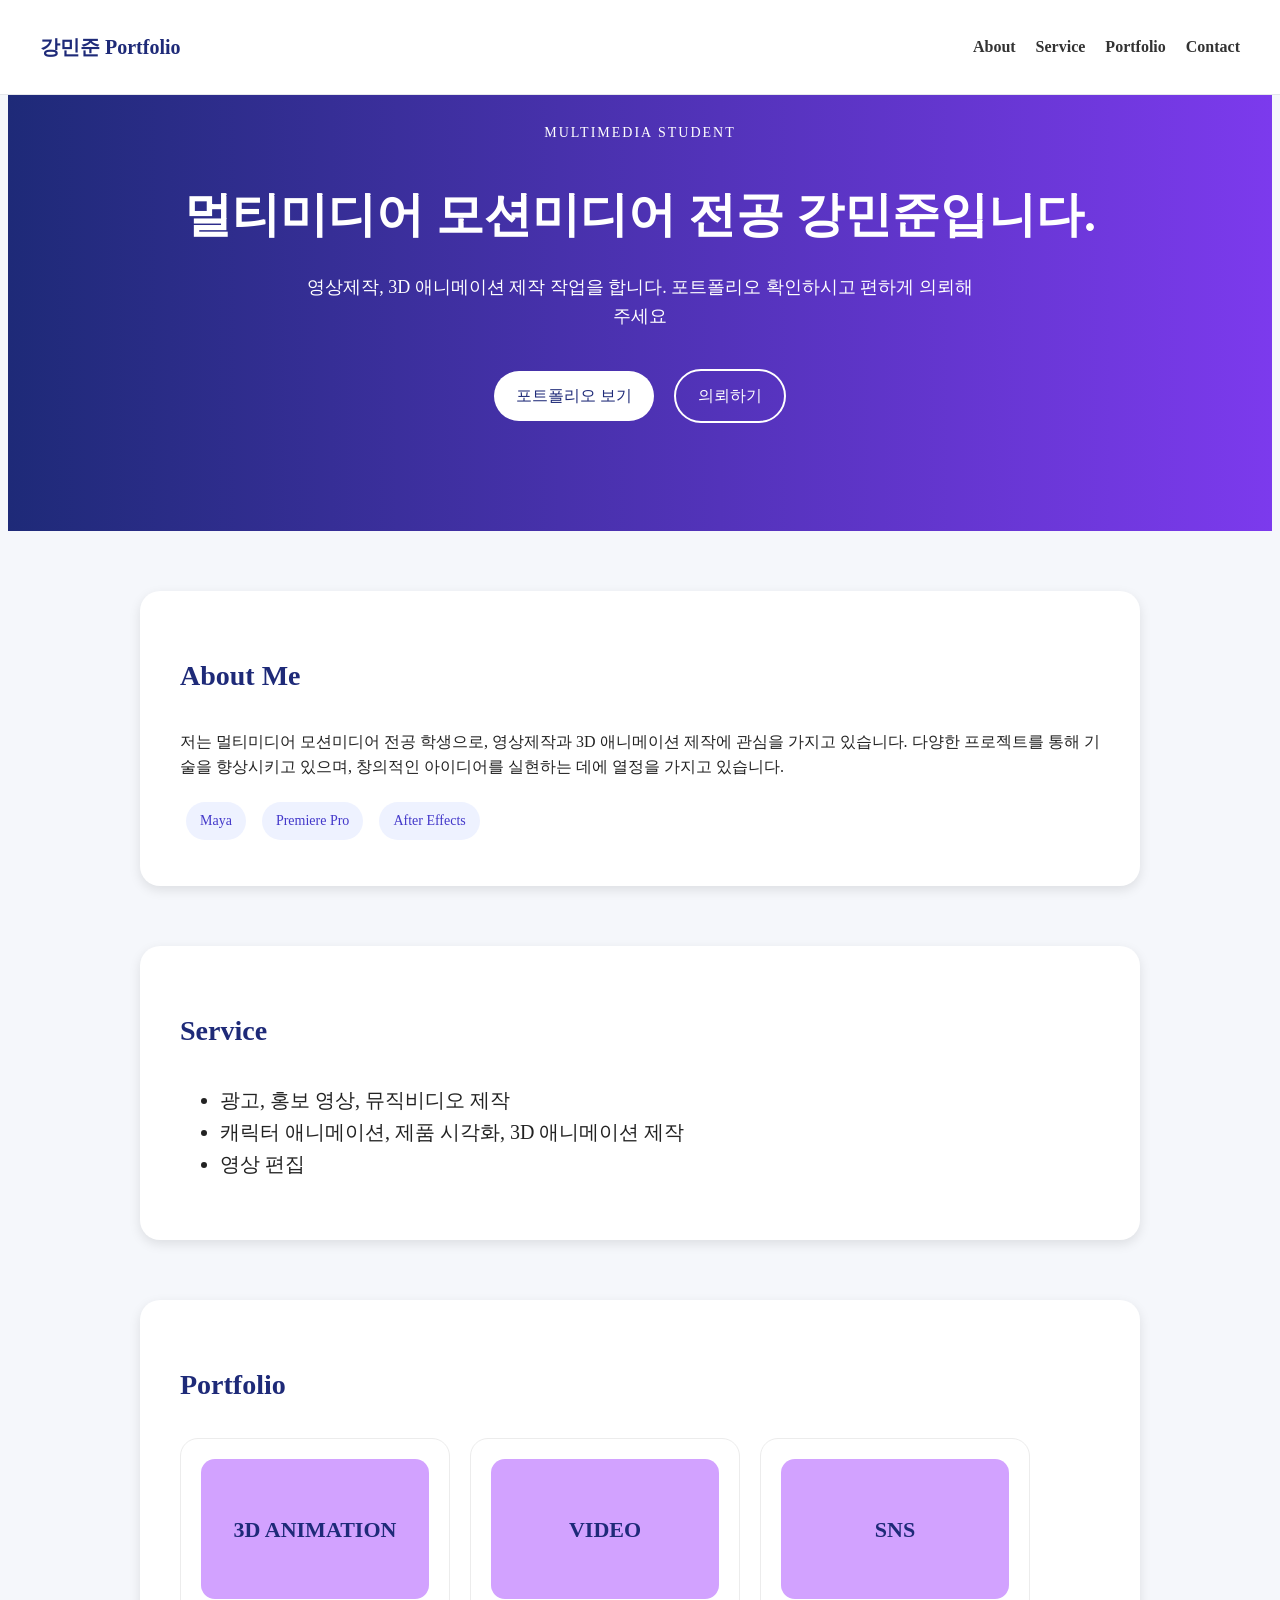
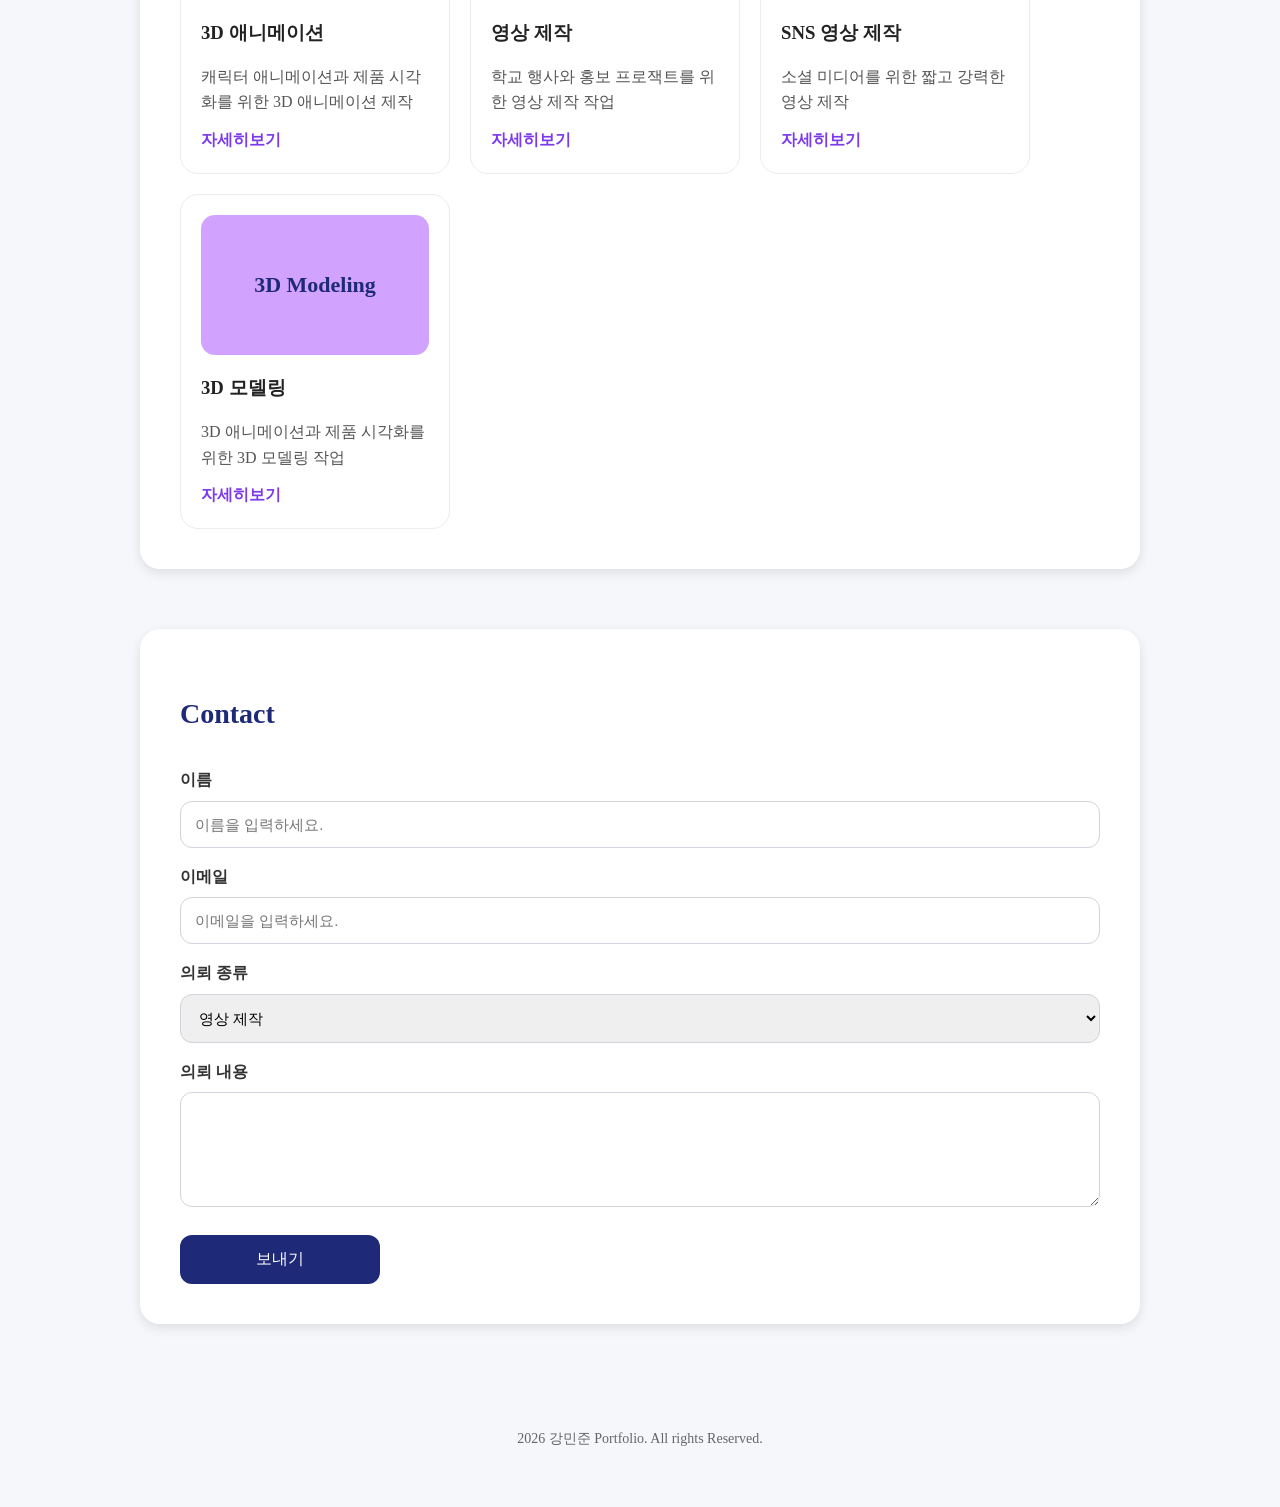
<file: index.html>
<!DOCTYPE html>
<html lang="en">
<head>
    <meta charset="UTF-8">
    <meta name="viewport" content="width=device-width, initial-scale=1.0">
    <title>강민준 Portfolio</title>
    <link rel="stylesheet" href="style.css">
    <link rel="stylesheet" href="style.css">
</head>
<body>
    <nav>
    <div class="logo">강민준 Portfolio</div>
    <ul>
        <li><a href="#about">About</a></li>
        <li><a href="#service">Service</a></li>
        <li><a href="#portfolio">Portfolio</a></li>
        <li><a href="#contact">Contact</a></li>
    </ul>
    </nav>  

    <header class="hero">
    <div class="hero-text">
        <p class="small-title">MULTIMEDIA STUDENT</p>   
        <h1>멀티미디어 모션미디어 전공 강민준입니다.</h1>
        <p class="hero-description">영상제작, 3D 애니메이션 제작 작업을 합니다. 포트폴리오 확인하시고 편하게 의뢰해 주세요</p>
        
        <div class="hero-buttons">
           <a href="#" class="btn first">포트폴리오 보기</a>
           <a href="#" class="btn second">의뢰하기</a>
        </div>
    </div>
    </header>

    <section id="about"> 
        <h2>About Me</h2>
        <p>저는 멀티미디어 모션미디어 전공 학생으로, 영상제작과 3D 애니메이션 제작에 관심을 가지고 있습니다. 다양한 프로젝트를 통해 기술을 향상시키고 있으며, 창의적인 아이디어를 실현하는 데에 열정을 가지고 있습니다.

        </p>

        <div class="skills">
            <span>Maya</span>
            <span>Premiere Pro</span>
            <span>After Effects</span>
        </div>
    </section>

    <section id="service"> 
        <h2>Service</h2>
        <ul>
            <li>광고, 홍보 영상, 뮤직비디오 제작</li>
            <li>캐릭터 애니메이션, 제품 시각화, 3D 애니메이션 제작</li>
            <li>영상 편집</li>
        </ul>
    </section>
    
    <section id="portfolio">
        <h2>Portfolio</h2>
        
        <div class="portfolio-grid">
            <div class="card">
                <div class="card-image">3D ANIMATION</div>
                <h3>3D 애니메이션</h3>
                <p>캐릭터 애니메이션과 제품 시각화를 위한 3D 애니메이션 제작</p>
                <a href="3D animation.html" target="_blank">자세히보기</a>
            </div>
            
            <div class="card">
                <div class="card-image">VIDEO</div>
                <h3>영상 제작</h3>
                <p>학교 행사와 홍보 프로잭트를 위한 영상 제작 작업</p>
                <a href="video.html" target="_blank">자세히보기</a>
            </div>
            
            <div class="card">
                <div class="card-image">SNS</div>
                <h3>SNS 영상 제작</h3>
                <p>소셜 미디어를 위한 짧고 강력한 영상 제작</p>
                <a href="sns.html" target="_blank">자세히보기</a>


            </div>

            <div class="card">
                <div class="card-image">3D Modeling</div>
                <h3>3D 모델링</h3>
                <p>3D 애니메이션과 제품 시각화를 위한 3D 모델링 작업</p>
                <a href="3d-modeling.html" target="_blank">자세히보기</a>

            </div>
        </div>

    </section>

    <section id="contact">
        <h2>Contact</h2>
       
        <form class="contact-form">
            <label>이름</label>
            <input type="text" name="name" placeholder="이름을 입력하세요.">

            <label>이메일</label>
            <input type="email" name="email" placeholder="이메일을 입력하세요.">
        
            <label>의뢰 종류</label>
            <select name="type">
                <option value="video">영상 제작</option>
                <option value="animation">3D 애니메이션</option>
                <option value="sns">SNS 영상 제작</option>
                <option value="modeling">3D 모델링</option>
            </select>
       
            <label>의뢰 내용</label>
            <textarea name="message" placeholder="의뢰 내용을 입력하세요." rows="5">
            </textarea>
            <input type="submit" value="보내기">
        </form>
    
    </section>

    <footer>
        <p> 2026 강민준 Portfolio. All rights Reserved.</p>
    </footer>

</body>
</html>
</file>
<file: style.css>
* {
    box-sizing: border-box;
}

body {
    background-color: #f5f7fb;
    color: #222;
    line-height: 1.6;
}

nav {
    background-color: #ffffff;
    border-bottom:1px solid #e5e7eb;
    padding:18px 40px;
    display: flex;
    justify-content: space-between;
    align-items: center;
    position: fixed;
    width: 100%;
    top: 0;
    left: 0;
    z-index: 1000;
}

nav ul {
    list-style: none;
    display: flex;
    gap: 20px;
}

nav ul li a{
    text-decoration: none;
    color:#333;
    font-weight: bold;
}

nav ul li a:hover {
    color: #7c3aed;
}



.logo {
    font-size: 20px;
    font-weight: bold;
    color: #1e2a78;
}

.hero {
    background: linear-gradient(to right, #1e2a78, #7c3aed);
    color: white;
    padding:100px 20px;
    text-align: center;
    animation: fadeup 1s ease;
}

.small-title {
    font-size: 14px;
    letter-spacing: 2px;
    margin-bottom: 15px;
}

.hero h1 {
    font-size: 48px;
    margin-bottom: 20px;
}

.hero-description {
    font-size: 18px;
    width:670px; 
    margin: 0 auto 30px auto;
}

.btn {
    display: inline-block;
    padding: 12px 22px;
    border-radius: 30px;
    text-decoration: none;
    margin: 8px;

}

.first {
    background-color: white;
    color: #1e2a78;
}

.first:hover {
    background-color: #f3f3f3;
}

.second {
    border: 2px solid white; 
    color: white;
}

.second:hover {
    background-color: white;
    color: #1e2a78;
}

section {
    background-color: white;
    width: 1000px;
    margin: 60px auto;
    padding: 40px;
    border-radius: 20px;
    box-shadow: rgba(0, 0, 0, 0.1) 0px 4px 12px;
}

section h2 {
    font-size: 28px;
    margin-bottom: 30px;
    color: #1e2a78;
}   

.skills span {
    display: inline-block;
    background-color: #eef2ff;
    padding: 8px 14px;
    border-radius: 20px;
    margin: 6px;
    font-size: 14px;
    color: #4338ca;
}

#service ul {
    font-size:  20px;
}

footer {
    text-align:  center;
    padding: 30px 20px;
    color: #666;
    font-size: 14px;
}

.card {
    width: 270px;
    border: 1px solid #ececec;
    border-radius: 18px;
    padding: 20px;
    transition: box-shadow 0.3s, transform 0.3s;
}
.card:hover {
    transform: translateX(0,-8px);
    box-shadow: rgba(0, 0, 0, 0.12) 0px 10px 24px;
}

.card h3 {
    color: #222;
    margin-bottom: 15px;
}

.card p {
    color: #555;
    margin-bottom: 12px;
}    

.card a {
    color: #7c3aed;
    text-decoration: none;
    font-weight: bold;
}

.card a:hover {
    text-decoration: underline;
}

.card-image {
    height: 140px;
    background-color: rgb(210, 162, 255);
    border-radius: 14px;
    font-size: 22px;
    font-weight: bold;
    color: #1e2a78;
    display: flex;
    justify-content: center;
    align-items: center;
    margin-bottom: 18px;
}

.portfolio-grid {
    display: flex;
    gap: 20px;
    flex-wrap: wrap;
}

.contact-form label {
    display: block;
    margin-top: 16px;
    margin-bottom: 8px;
    color: #333;
    font-weight: bold;
}

.contact-form input,
.contact-form select,
.contact-form textarea {
    width: 100%;
    padding: 14px;
    border: 1px solid #d1d5db;
    border-radius: 12px;
    font-size: 15px;
}
.contact-form input[type="submit"] {
    margin-top: 20px;
    background-color: #1e2a78;
    color: white;
    width: 200px;
    font-size: 16px;
    border: none;
    padding: 14px 24px;
    transition: background-color 0.3s, transform 0.3s;
}

.contact-form input[type="submit"]:hover {
    background-color: #7c3aed;
    transform: translate(0, -4px);
}

@keyframes fadeup {
    from{
        opacity: 0;
        transform: translate(0, 25px);
    }
    to{
        opacity: 1;
        transform: translate(0, 0);
    }


}
</file>
